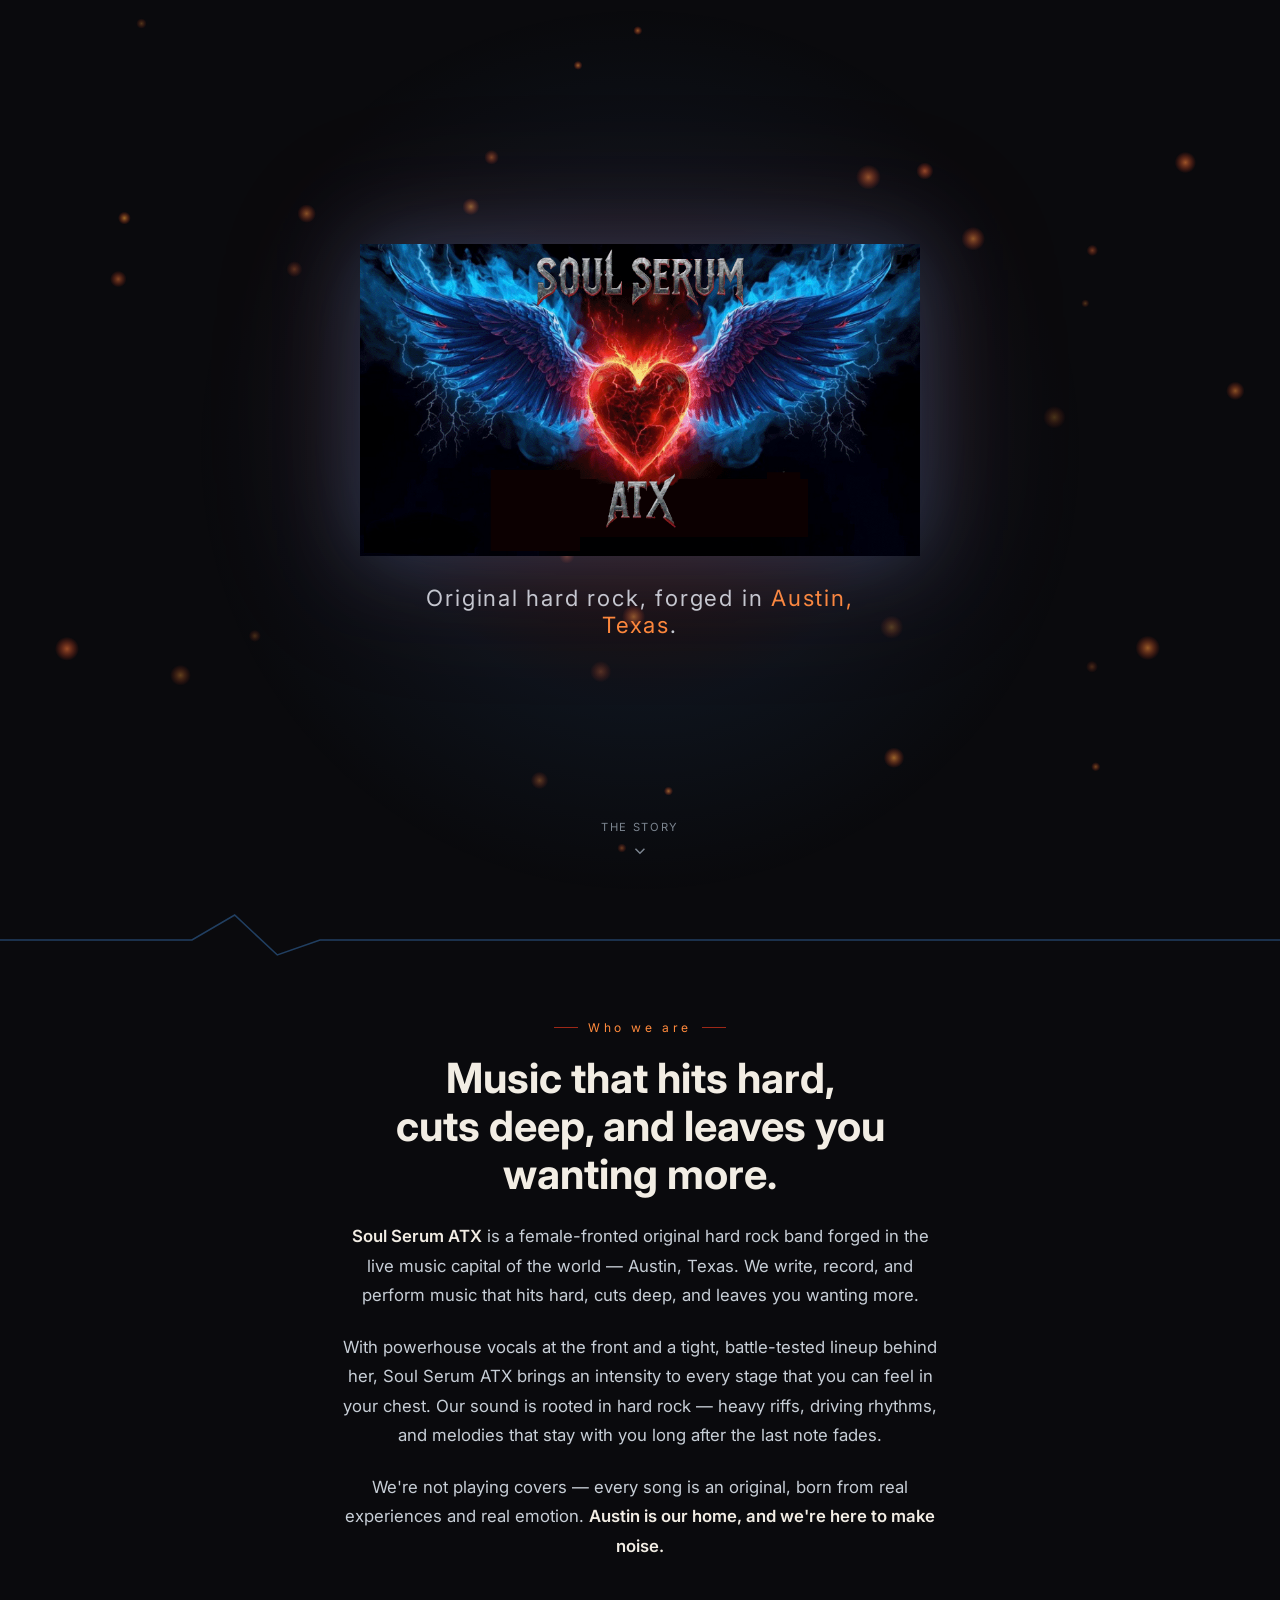
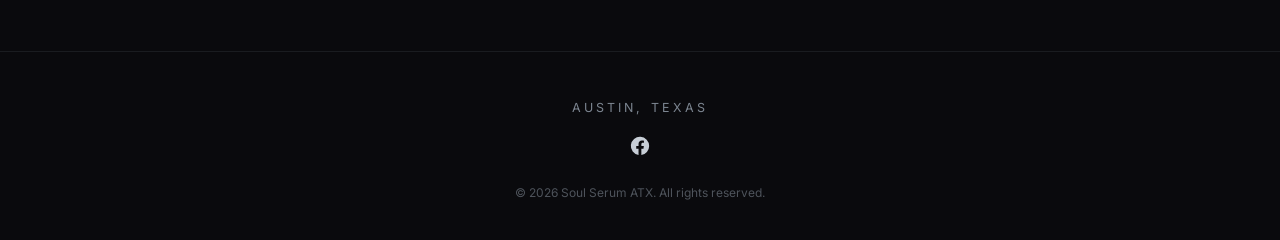
<file: index.html>
<!DOCTYPE html>
<html lang="en">
<head>
<meta charset="UTF-8">
<meta name="viewport" content="width=device-width, initial-scale=1.0">
<title>Soul Serum ATX — Austin, TX</title>
<meta name="description" content="Soul Serum ATX is a female-fronted original hard rock band from Austin, Texas. Heavy riffs, powerhouse vocals, real songs.">
<link rel="preconnect" href="https://fonts.googleapis.com">
<link rel="preconnect" href="https://fonts.gstatic.com" crossorigin>
<link href="https://fonts.googleapis.com/css2?family=Oswald:wght@400;500;600;700&family=Inter:wght@400;500;600&display=swap" rel="stylesheet">
<style>
  :root {
    --bg: #0a0a0d;
    --bg-deep: #050506;
    --steel: #c7ced6;
    --steel-dim: #7c8590;
    --bone: #f2ede4;
    --ember: #ff3d1f;
    --ember-light: #ff8a3d;
    --volt: #4fa3ff;
    --volt-dim: #1e4a7a;
  }

  * { margin: 0; padding: 0; box-sizing: border-box; }

  html { scroll-behavior: smooth; }

  body {
    background: var(--bg);
    color: var(--bone);
    font-family: 'Inter', sans-serif;
    overflow-x: hidden;
  }

  @media (prefers-reduced-motion: reduce) {
    *, *::before, *::after {
      animation-duration: 0.01ms !important;
      animation-iteration-count: 1 !important;
      transition-duration: 0.01ms !important;
    }
  }

  a { color: var(--volt); text-decoration: none; }
  a:focus-visible, button:focus-visible { outline: 2px solid var(--volt); outline-offset: 3px; }

  .display {
    font-family: 'Oswald', sans-serif;
    text-transform: uppercase;
    letter-spacing: 0.04em;
  }

  /* ---------- Ambient background canvas ---------- */
  #fx {
    position: fixed;
    inset: 0;
    z-index: 0;
    pointer-events: none;
  }

  /* ---------- Hero ---------- */
  .hero {
    position: relative;
    min-height: 100vh;
    display: flex;
    flex-direction: column;
    align-items: center;
    justify-content: center;
    text-align: center;
    padding: 6vh 5vw 8vh;
    z-index: 1;
  }

  .hero-glow {
    position: absolute;
    top: 50%;
    left: 50%;
    width: 900px;
    height: 900px;
    transform: translate(-50%, -50%);
    background: radial-gradient(circle, rgba(255,61,31,0.10) 0%, rgba(79,163,255,0.06) 40%, transparent 70%);
    z-index: -1;
    animation: pulse-glow 6s ease-in-out infinite;
  }

  @keyframes pulse-glow {
    0%, 100% { opacity: 0.7; transform: translate(-50%, -50%) scale(1); }
    50% { opacity: 1; transform: translate(-50%, -50%) scale(1.08); }
  }

  .logo-mark {
    max-width: min(560px, 80vw);
    width: 100%;
    height: auto;
    filter: drop-shadow(0 0 40px rgba(79,163,255,0.25)) drop-shadow(0 0 70px rgba(255,61,31,0.15));
  }

  .hero-tagline {
    margin-top: 1.75rem;
    font-size: clamp(1.05rem, 2.2vw, 1.4rem);
    color: var(--steel);
    letter-spacing: 0.08em;
    max-width: 36ch;
  }

  .hero-tagline .accent { color: var(--ember-light); }

  .scroll-cue {
    position: absolute;
    bottom: 2.5rem;
    left: 50%;
    transform: translateX(-50%);
    display: flex;
    flex-direction: column;
    align-items: center;
    gap: 0.5rem;
    color: var(--steel-dim);
    font-size: 0.7rem;
    letter-spacing: 0.15em;
    text-transform: uppercase;
  }

  .scroll-cue svg {
    width: 18px;
    height: 18px;
    animation: bob 2s ease-in-out infinite;
  }

  @keyframes bob {
    0%, 100% { transform: translateY(0); opacity: 0.5; }
    50% { transform: translateY(6px); opacity: 1; }
  }

  /* ---------- Crack divider ---------- */
  .divider {
    position: relative;
    height: 80px;
    z-index: 1;
  }
  .divider svg { width: 100%; height: 100%; display: block; }

  /* ---------- About section ---------- */
  .about {
    position: relative;
    z-index: 1;
    max-width: 760px;
    margin: 0 auto;
    padding: 2rem 6vw 10vh;
    text-align: center;
  }

  .eyebrow {
    display: inline-flex;
    align-items: center;
    gap: 0.6rem;
    font-size: 0.75rem;
    letter-spacing: 0.3em;
    color: var(--ember-light);
    margin-bottom: 1.25rem;
  }

  .eyebrow::before,
  .eyebrow::after {
    content: '';
    width: 24px;
    height: 1px;
    background: var(--ember);
    opacity: 0.6;
  }

  .about h2 {
    font-size: clamp(1.8rem, 4vw, 2.6rem);
    margin-bottom: 1.5rem;
    line-height: 1.15;
  }

  .about p {
    font-size: 1.05rem;
    line-height: 1.75;
    color: var(--steel);
    margin-bottom: 1.4rem;
  }

  .about p:last-of-type { margin-bottom: 0; }

  .about strong {
    color: var(--bone);
    font-weight: 600;
  }

  /* ---------- Footer ---------- */
  footer {
    position: relative;
    z-index: 1;
    border-top: 1px solid rgba(124, 133, 144, 0.15);
    padding: 3rem 5vw 2.5rem;
    text-align: center;
  }

  .footer-city {
    font-size: 0.78rem;
    letter-spacing: 0.25em;
    color: var(--steel-dim);
    text-transform: uppercase;
    margin-bottom: 1.25rem;
  }

  .social-row {
    display: flex;
    justify-content: center;
    gap: 1.75rem;
    margin-bottom: 1.75rem;
  }

  .social-row a {
    color: var(--steel);
    transition: color 0.25s ease, filter 0.25s ease;
    display: inline-flex;
  }

  .social-row a:hover { color: var(--volt); filter: drop-shadow(0 0 8px rgba(79,163,255,0.5)); }

  .social-row svg { width: 22px; height: 22px; }

  .footer-fine {
    font-size: 0.75rem;
    color: var(--steel-dim);
    opacity: 0.6;
  }

  /* ---------- Responsive ---------- */
  @media (max-width: 480px) {
    .hero { padding: 5vh 6vw 7vh; }
    .about { padding: 1.5rem 7vw 8vh; }
  }
</style>
</head>
<body>

<canvas id="fx"></canvas>

<section class="hero">
  <div class="hero-glow"></div>
  <img class="logo-mark" src="logo.gif" alt="Soul Serum ATX — winged heart emblem">
  <p class="hero-tagline">Original hard rock, forged in <span class="accent">Austin, Texas</span>.</p>

  <div class="scroll-cue">
    <span>The story</span>
    <svg viewBox="0 0 24 24" fill="none" stroke="currentColor" stroke-width="2"><path d="M6 9l6 6 6-6"/></svg>
  </div>
</section>

<div class="divider">
  <svg viewBox="0 0 1200 80" preserveAspectRatio="none">
    <polyline points="0,40 180,40 220,15 260,55 300,40 1200,40" fill="none" stroke="#4fa3ff" stroke-width="1.5" opacity="0.35"/>
  </svg>
</div>

<section class="about" id="about">
  <span class="eyebrow">Who we are</span>
  <h2>Music that hits hard,<br>cuts deep, and leaves you wanting more.</h2>
  <p>
    <strong>Soul Serum ATX</strong> is a female-fronted original hard rock band forged in the live music capital of the world — Austin, Texas. We write, record, and perform music that hits hard, cuts deep, and leaves you wanting more.
  </p>
  <p>
    With powerhouse vocals at the front and a tight, battle-tested lineup behind her, Soul Serum ATX brings an intensity to every stage that you can feel in your chest. Our sound is rooted in hard rock — heavy riffs, driving rhythms, and melodies that stay with you long after the last note fades.
  </p>
  <p>
    We're not playing covers — every song is an original, born from real experiences and real emotion. <strong>Austin is our home, and we're here to make noise.</strong>
  </p>
</section>

<footer>
  <div class="footer-city">Austin, Texas</div>
  <div class="social-row">
    <a href="https://www.facebook.com/SoulSerumATX" target="_blank" rel="noopener" aria-label="Soul Serum ATX on Facebook">
      <svg viewBox="0 0 24 24" fill="currentColor"><path d="M22 12a10 10 0 1 0-11.6 9.87v-6.98H7.9V12h2.5V9.8c0-2.47 1.47-3.84 3.72-3.84 1.08 0 2.2.19 2.2.19v2.43h-1.24c-1.22 0-1.6.76-1.6 1.54V12h2.72l-.43 2.89h-2.29v6.98A10 10 0 0 0 22 12z"/></svg>
    </a>
  </div>
  <div class="footer-fine">&copy; 2026 Soul Serum ATX. All rights reserved.</div>
</footer>

<script>
(function() {
  var canvas = document.getElementById('fx');
  var ctx = canvas.getContext('2d');
  var w, h, dpr;
  var reduceMotion = window.matchMedia('(prefers-reduced-motion: reduce)').matches;

  function resize() {
    dpr = Math.min(window.devicePixelRatio || 1, 2);
    w = window.innerWidth;
    h = window.innerHeight;
    canvas.width = w * dpr;
    canvas.height = h * dpr;
    canvas.style.width = w + 'px';
    canvas.style.height = h + 'px';
    ctx.setTransform(dpr, 0, 0, dpr, 0, 0);
  }
  resize();
  window.addEventListener('resize', resize);

  if (reduceMotion) return;

  /* Embers rising */
  var embers = [];
  var EMBER_COUNT = Math.min(36, Math.floor(w / 32));

  function spawnEmber() {
    return {
      x: Math.random() * w,
      y: h + Math.random() * 100,
      r: 1 + Math.random() * 2.2,
      speed: 0.25 + Math.random() * 0.55,
      drift: (Math.random() - 0.5) * 0.4,
      flicker: Math.random() * Math.PI * 2,
      hueShift: Math.random()
    };
  }
  for (var i = 0; i < EMBER_COUNT; i++) {
    var e = spawnEmber();
    e.y = Math.random() * h;
    embers.push(e);
  }

  /* Lightning crack in corners */
  var lightningTimer = 0;
  var nextStrike = 2000 + Math.random() * 4000;
  var flashAlpha = 0;
  var boltSeed = null;

  function makeBolt(corner) {
    var pts = [];
    var startX = corner === 'left' ? -20 : w + 20;
    var startY = Math.random() * h * 0.4;
    var x = startX, y = startY;
    var dirX = corner === 'left' ? 1 : -1;
    pts.push({x: x, y: y});
    var segments = 6 + Math.floor(Math.random() * 4);
    for (var s = 0; s < segments; s++) {
      x += dirX * (40 + Math.random() * 70);
      y += (Math.random() - 0.3) * 90;
      pts.push({x: x, y: y});
    }
    return pts;
  }

  function drawBolt(pts, alpha) {
    ctx.save();
    ctx.strokeStyle = 'rgba(150, 200, 255, ' + alpha + ')';
    ctx.lineWidth = 1.4;
    ctx.shadowColor = 'rgba(79,163,255,0.8)';
    ctx.shadowBlur = 12;
    ctx.beginPath();
    ctx.moveTo(pts[0].x, pts[0].y);
    for (var i = 1; i < pts.length; i++) ctx.lineTo(pts[i].x, pts[i].y);
    ctx.stroke();
    ctx.restore();
  }

  var lastTime = performance.now();

  function tick(now) {
    var dt = now - lastTime;
    lastTime = now;
    ctx.clearRect(0, 0, w, h);

    /* embers */
    ctx.save();
    for (var i = 0; i < embers.length; i++) {
      var em = embers[i];
      em.y -= em.speed;
      em.x += em.drift;
      em.flicker += 0.05;
      if (em.y < -10) {
        embers[i] = spawnEmber();
        embers[i].y = h + 10;
        continue;
      }
      var flick = 0.5 + 0.5 * Math.sin(em.flicker);
      var alpha = 0.25 + flick * 0.35;
      var grad = ctx.createRadialGradient(em.x, em.y, 0, em.x, em.y, em.r * 4);
      grad.addColorStop(0, 'rgba(255, ' + (120 + em.hueShift * 60) + ', 60, ' + alpha + ')');
      grad.addColorStop(1, 'rgba(255, 61, 31, 0)');
      ctx.fillStyle = grad;
      ctx.beginPath();
      ctx.arc(em.x, em.y, em.r * 4, 0, Math.PI * 2);
      ctx.fill();
    }
    ctx.restore();

    /* lightning */
    lightningTimer += dt;
    if (lightningTimer > nextStrike) {
      lightningTimer = 0;
      nextStrike = 3500 + Math.random() * 5000;
      boltSeed = {
        bolt: makeBolt(Math.random() < 0.5 ? 'left' : 'right'),
        life: 0,
        maxLife: 220 + Math.random() * 120
      };
    }
    if (boltSeed) {
      boltSeed.life += dt;
      var t = boltSeed.life / boltSeed.maxLife;
      if (t < 1) {
        var a = t < 0.15 ? t / 0.15 : (1 - (t - 0.15) / 0.85);
        drawBolt(boltSeed.bolt, Math.max(0, a * 0.7));
      } else {
        boltSeed = null;
      }
    }

    requestAnimationFrame(tick);
  }
  requestAnimationFrame(tick);
})();
</script>

</body>
</html>
</file>
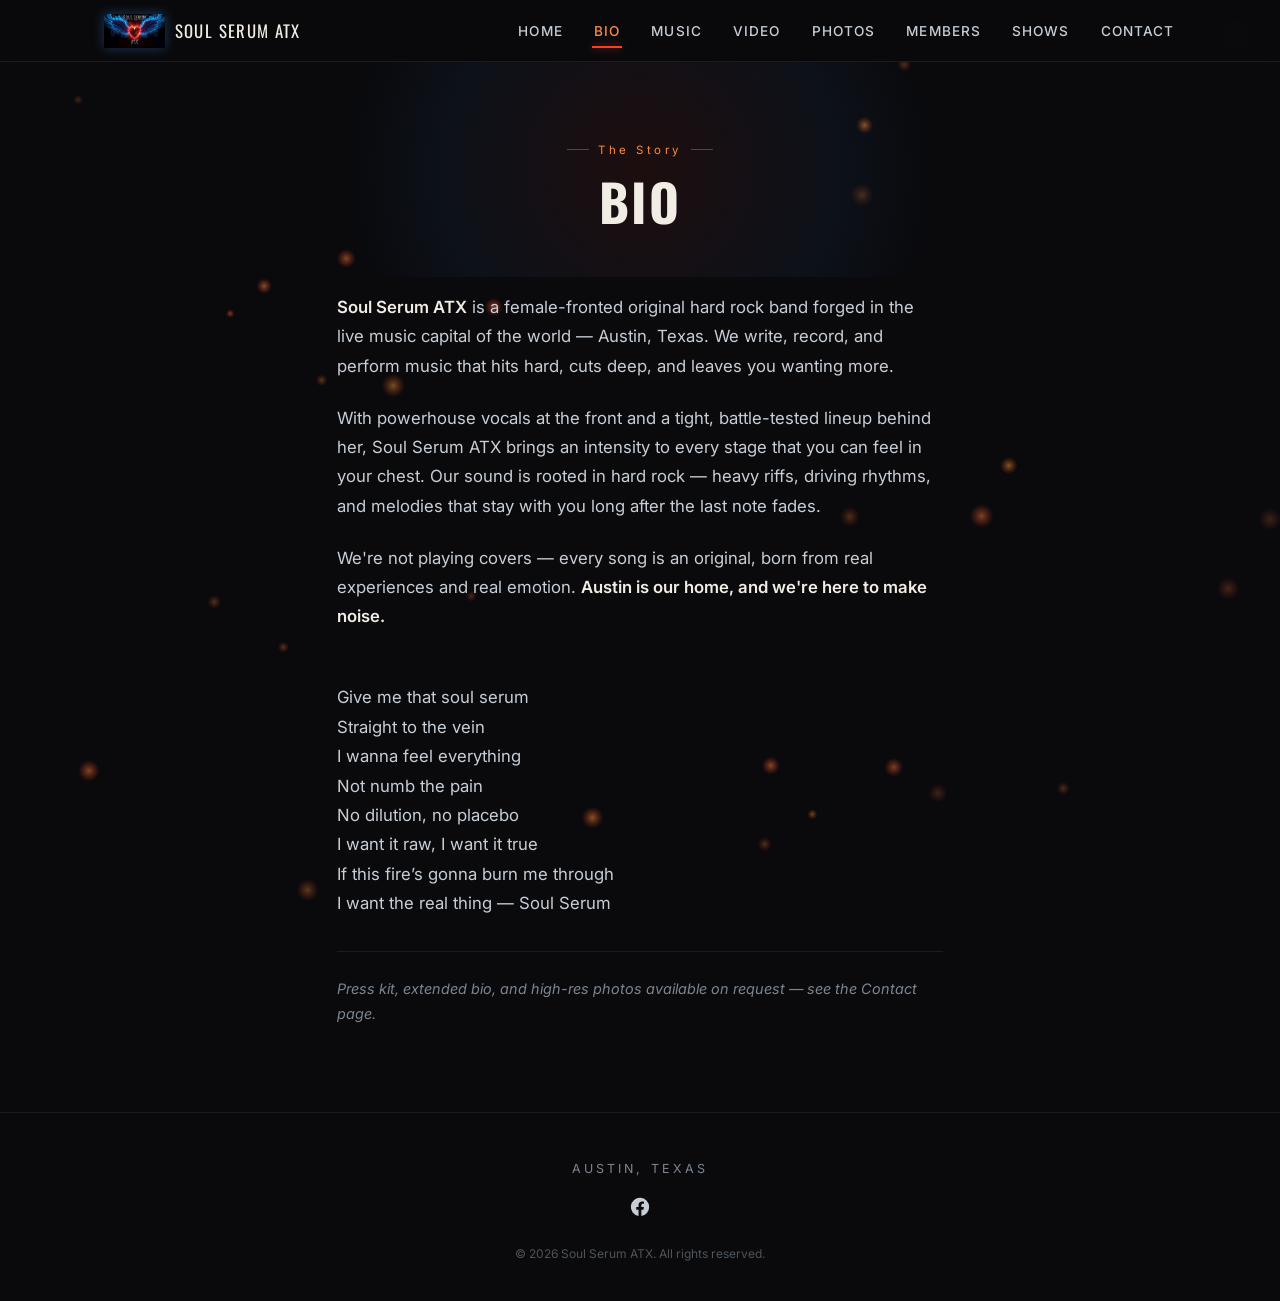
<file: bio.html>
<!DOCTYPE html>
<html lang="en">
<head>
<meta charset="UTF-8">
<meta name="viewport" content="width=device-width, initial-scale=1.0">
<title>Bio — Soul Serum ATX</title>
<meta name="description" content="Bio — Soul Serum ATX, female-fronted original hard rock band from Austin, Texas.">
<link rel="preconnect" href="https://fonts.googleapis.com">
<link rel="preconnect" href="https://fonts.gstatic.com" crossorigin>
<link href="https://fonts.googleapis.com/css2?family=Oswald:wght@400;500;600;700&family=Inter:wght@400;500;600&display=swap" rel="stylesheet">
<link rel="stylesheet" href="style.css">
</head>
<body>
<a class="skip-link" href="#main">Skip to content</a>
<canvas id="fx" aria-hidden="true"></canvas>
<header class="site-header">
  <div class="nav-wrap">
    <a class="brand" href="index.html">
      <img src="[data-uri]" alt="Soul Serum ATX">
      <span>Soul Serum ATX</span>
    </a>
    <button class="nav-toggle" aria-label="Toggle menu" aria-expanded="false">
      <svg width="20" height="20" viewBox="0 0 24 24" fill="none" stroke="currentColor" stroke-width="2"><path d="M3 6h18M3 12h18M3 18h18"/></svg>
    </button>
    <nav class="main-nav" aria-label="Primary">
      <ul>
        <li><a href="index.html">Home</a></li>
<li><a href="bio.html" aria-current="page">Bio</a></li>
<li><a href="music.html">Music</a></li>
<li><a href="video.html">Video</a></li>
<li><a href="photos.html">Photos</a></li>
<li><a href="members.html">Members</a></li>
<li><a href="shows.html">Shows</a></li>
<li><a href="contact.html">Contact</a></li>

      </ul>
    </nav>
  </div>
</header>

<main id="main">
  <section class="page-hero">
    <span class="eyebrow">The Story</span>
    <h1 class="display">Bio</h1>
  </section>

  <section class="section-narrow">
    <p>
      <strong>Soul Serum ATX</strong> is a female-fronted original hard rock band forged in the live music capital of the world — Austin, Texas. We write, record, and perform music that hits hard, cuts deep, and leaves you wanting more.
    </p>
    <p>
      With powerhouse vocals at the front and a tight, battle-tested lineup behind her, Soul Serum ATX brings an intensity to every stage that you can feel in your chest. Our sound is rooted in hard rock — heavy riffs, driving rhythms, and melodies that stay with you long after the last note fades.
    </p>
    <p>
      We're not playing covers — every song is an original, born from real experiences and real emotion. <strong>Austin is our home, and we're here to make noise.</strong>
    </p>
    <p style="white-space: pre-line;">
Give me that soul serum
Straight to the vein
I wanna feel everything
Not numb the pain
No dilution, no placebo
I want it raw, I want it true
If this fire’s gonna burn me through
I want the real thing — Soul Serum
</p>
    <p style="color: var(--steel-dim); font-size: 0.9rem; border-top: 1px solid var(--border); padding-top: 1.5rem; margin-top: 2rem;">
      <em>Press kit, extended bio, and high-res photos available on request — see the Contact page.</em>
    </p>
  </section>
</main>
<footer class="site-footer">
  <div class="footer-city">Austin, Texas</div>
  <div class="social-row">
    <a href="https://www.facebook.com/SoulSerumATX" target="_blank" rel="noopener" aria-label="Soul Serum ATX on Facebook">
      <svg viewBox="0 0 24 24" fill="currentColor"><path d="M22 12a10 10 0 1 0-11.6 9.87v-6.98H7.9V12h2.5V9.8c0-2.47 1.47-3.84 3.72-3.84 1.08 0 2.2.19 2.2.19v2.43h-1.24c-1.22 0-1.6.76-1.6 1.54V12h2.72l-.43 2.89h-2.29v6.98A10 10 0 0 0 22 12z"/></svg>
    </a>
  </div>
  <div class="footer-fine">&copy; 2026 Soul Serum ATX. All rights reserved.</div>
</footer>
<script src="fx.js"></script>
</body>
</html>
</file>
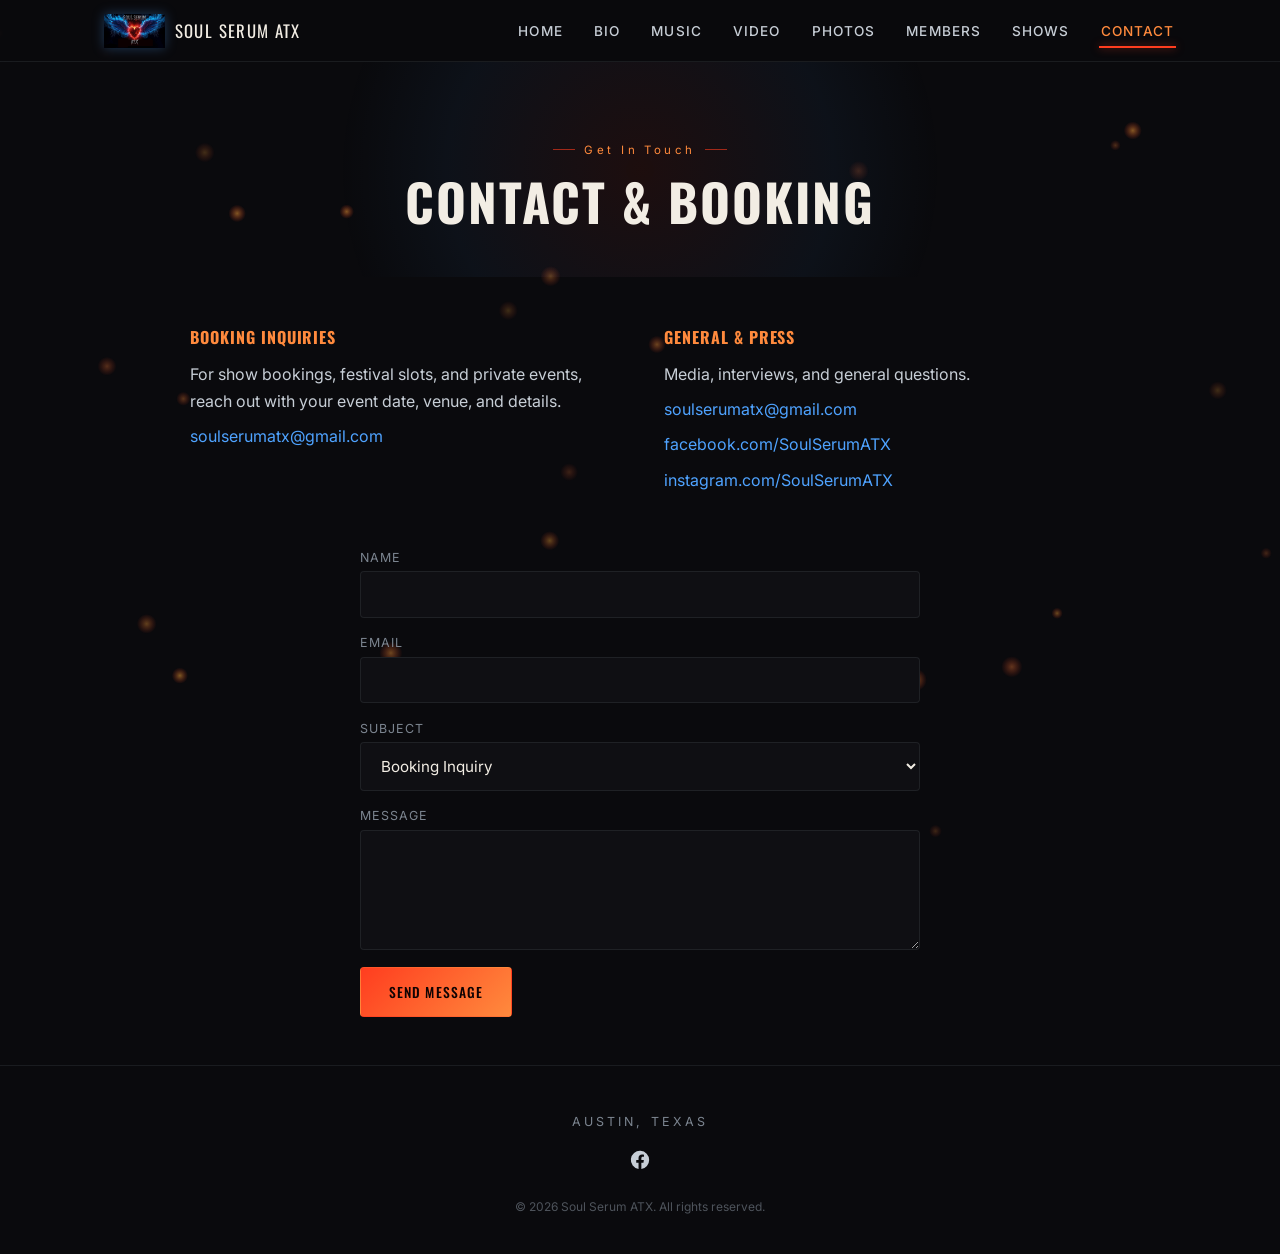
<file: contact.html>
<!DOCTYPE html>
<html lang="en">
<head>
<meta charset="UTF-8">
<meta name="viewport" content="width=device-width, initial-scale=1.0">
<title>Contact & Booking — Soul Serum ATX</title>
<meta name="description" content="Contact — Soul Serum ATX, female-fronted original hard rock band from Austin, Texas.">
<link rel="preconnect" href="https://fonts.googleapis.com">
<link rel="preconnect" href="https://fonts.gstatic.com" crossorigin>
<link href="https://fonts.googleapis.com/css2?family=Oswald:wght@400;500;600;700&family=Inter:wght@400;500;600&display=swap" rel="stylesheet">
<link rel="stylesheet" href="style.css">
</head>
<body>
<a class="skip-link" href="#main">Skip to content</a>
<canvas id="fx" aria-hidden="true"></canvas>
<header class="site-header">
  <div class="nav-wrap">
    <a class="brand" href="index.html">
      <img src="[data-uri]" alt="Soul Serum ATX">
      <span>Soul Serum ATX</span>
    </a>
    <button class="nav-toggle" aria-label="Toggle menu" aria-expanded="false">
      <svg width="20" height="20" viewBox="0 0 24 24" fill="none" stroke="currentColor" stroke-width="2"><path d="M3 6h18M3 12h18M3 18h18"/></svg>
    </button>
    <nav class="main-nav" aria-label="Primary">
      <ul>
        <li><a href="index.html">Home</a></li>
<li><a href="bio.html">Bio</a></li>
<li><a href="music.html">Music</a></li>
<li><a href="video.html">Video</a></li>
<li><a href="photos.html">Photos</a></li>
<li><a href="members.html">Members</a></li>
<li><a href="shows.html">Shows</a></li>
<li><a href="contact.html" aria-current="page">Contact</a></li>

      </ul>
    </nav>
  </div>
</header>

<main id="main">
  <section class="page-hero">
    <span class="eyebrow">Get In Touch</span>
    <h1 class="display">Contact &amp; Booking</h1>
  </section>

  <section class="section">
    <div class="contact-grid">
      <div class="contact-block">
        <h3>Booking Inquiries</h3>
        <p>For show bookings, festival slots, and private events, reach out with your event date, venue, and details.</p>
        <p><a href="mailto:soulserumatx@gmail.com">soulserumatx@gmail.com</a></p>
      </div>
      <div class="contact-block">
        <h3>General &amp; Press</h3>
        <p>Media, interviews, and general questions.</p>
        <p><a href="mailto:soulserumatx@gmail.com">soulserumatx@gmail.com</a></p>
        <p><a href="https://www.facebook.com/SoulSerumATX" target="_blank" rel="noopener">facebook.com/SoulSerumATX</a></p>
        <p><a href="https://www.instagram.com/SoulSerumATX" target="_blank" rel="noopener">instagram.com/SoulSerumATX</a></p>
      </div>
    </div>
    <form class="contact-form" action="https://formspree.io/f/mwvgbalv" method="POST" style="margin-top: 3rem;">
      <div class="form-row">
        <label for="name">Name</label>
        <input id="name" name="name" type="text" autocomplete="name" required>
      </div>
      <div class="form-row">
        <label for="email">Email</label>
        <input id="email" name="email" type="email" autocomplete="email" required>
      </div>
      <div class="form-row">
        <label for="subject">Subject</label>
        <select id="subject" name="subject">
          <option>Booking Inquiry</option>
          <option>Press / Media</option>
          <option>General Question</option>
        </select>
      </div>
      <div class="form-row">
        <label for="message">Message</label>
        <textarea id="message" name="message" required></textarea>
      </div>
      <button type="submit" class="btn btn-primary" style="justify-self:start;">Send Message</button>
    </form>
  </section>
</main>
<footer class="site-footer">
  <div class="footer-city">Austin, Texas</div>
  <div class="social-row">
    <a href="https://www.facebook.com/SoulSerumATX" target="_blank" rel="noopener" aria-label="Soul Serum ATX on Facebook">
      <svg viewBox="0 0 24 24" fill="currentColor"><path d="M22 12a10 10 0 1 0-11.6 9.87v-6.98H7.9V12h2.5V9.8c0-2.47 1.47-3.84 3.72-3.84 1.08 0 2.2.19 2.2.19v2.43h-1.24c-1.22 0-1.6.76-1.6 1.54V12h2.72l-.43 2.89h-2.29v6.98A10 10 0 0 0 22 12z"/></svg>
    </a>
  </div>
  <div class="footer-fine">&copy; 2026 Soul Serum ATX. All rights reserved.</div>
</footer>
<script src="fx.js"></script>
</body>
</html>
</file>
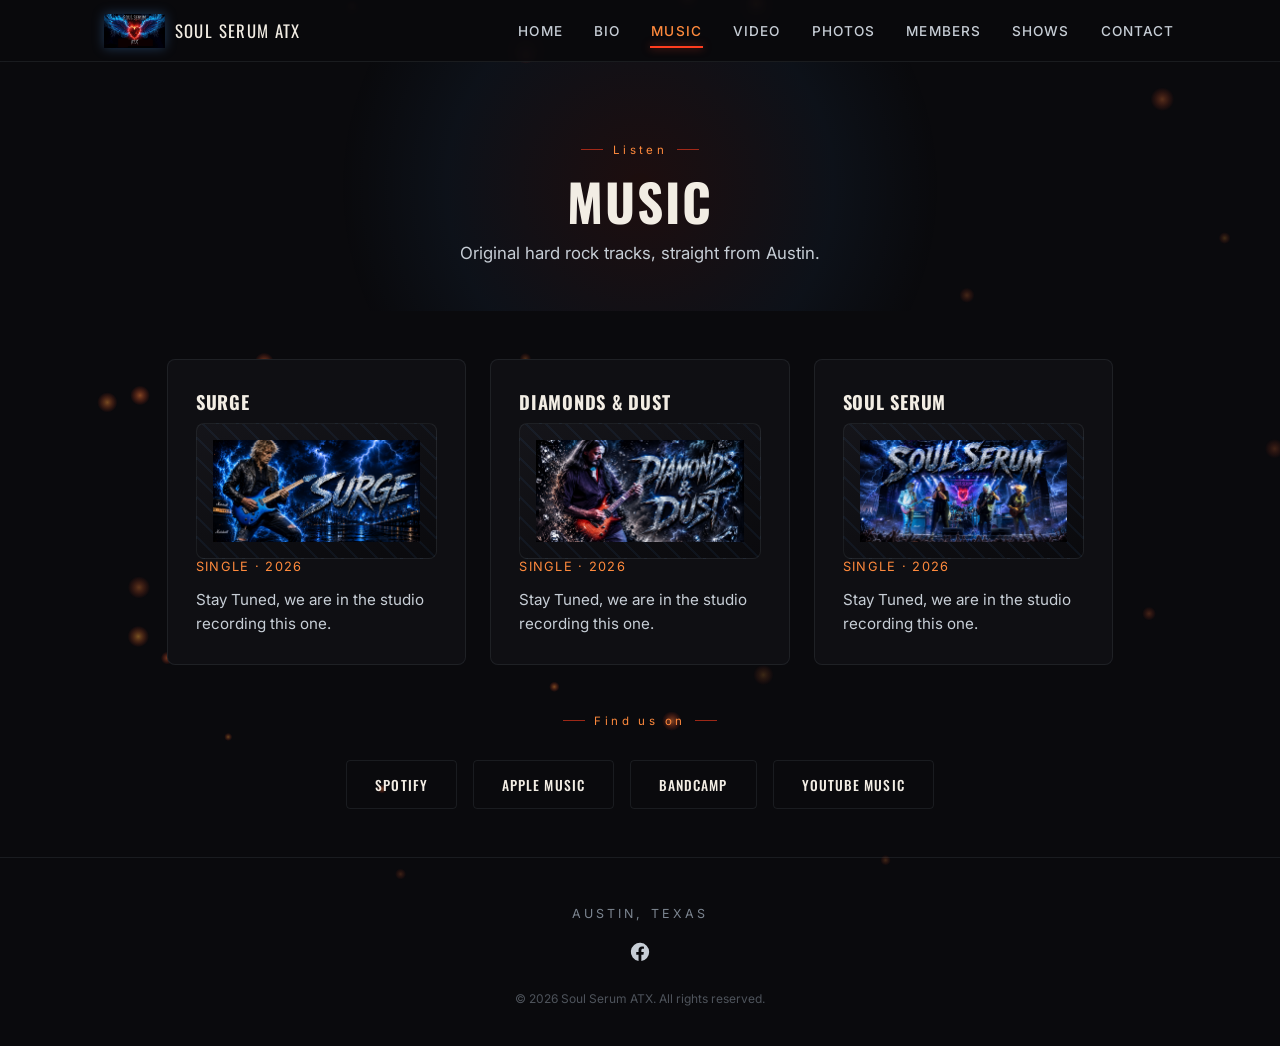
<file: music.html>
<!DOCTYPE html>
<html lang="en">
<head>
<meta charset="UTF-8">
<meta name="viewport" content="width=device-width, initial-scale=1.0">
<title>Music — Soul Serum ATX</title>
<meta name="description" content="Music — Soul Serum ATX, female-fronted original hard rock band from Austin, Texas.">
<link rel="preconnect" href="https://fonts.googleapis.com">
<link rel="preconnect" href="https://fonts.gstatic.com" crossorigin>
<link href="https://fonts.googleapis.com/css2?family=Oswald:wght@400;500;600;700&family=Inter:wght@400;500;600&display=swap" rel="stylesheet">
<link rel="stylesheet" href="style.css">
</head>
<body>
<a class="skip-link" href="#main">Skip to content</a>
<canvas id="fx" aria-hidden="true"></canvas>
<header class="site-header">
  <div class="nav-wrap">
    <a class="brand" href="index.html">
      <img src="[data-uri]" alt="Soul Serum ATX">
      <span>Soul Serum ATX</span>
    </a>
    <button class="nav-toggle" aria-label="Toggle menu" aria-expanded="false">
      <svg width="20" height="20" viewBox="0 0 24 24" fill="none" stroke="currentColor" stroke-width="2"><path d="M3 6h18M3 12h18M3 18h18"/></svg>
    </button>
    <nav class="main-nav" aria-label="Primary">
      <ul>
        <li><a href="index.html">Home</a></li>
<li><a href="bio.html">Bio</a></li>
<li><a href="music.html" aria-current="page">Music</a></li>
<li><a href="video.html">Video</a></li>
<li><a href="photos.html">Photos</a></li>
<li><a href="members.html">Members</a></li>
<li><a href="shows.html">Shows</a></li>
<li><a href="contact.html">Contact</a></li>

      </ul>
    </nav>
  </div>
</header>

<main id="main">
  <section class="page-hero">
    <span class="eyebrow">Listen</span>
    <h1 class="display">Music</h1>
    <p class="subhead">Original hard rock tracks, straight from Austin.</p>
  </section>

  <section class="section">
    <div class="grid grid-3">
      <div class="card">
        <h3>Surge</h3>
        <img src="images/surge.png" alt="May 16 2026" class="placeholder-photo" style="width:100%; aspect-ratio:16/9; object-fit:cover; display:block;">
        <span class="role">Single &middot; 2026</span>
        <p>Stay Tuned, we are in the studio recording this one.</p>
      </div>
      <div class="card">
        <h3>Diamonds & Dust</h3>
       <img src="images/diamonds.png" alt="May 16 2026" class="placeholder-photo" style="width:100%; aspect-ratio:16/9; object-fit:cover; display:block;">
        <span class="role">Single &middot; 2026</span>
        <p>Stay Tuned, we are in the studio recording this one.</p>
      </div>
      <div class="card">
        <h3>Soul Serum</h3>
        <img src="images/soul.png" alt="May 16 2026" class="placeholder-photo" style="width:100%; aspect-ratio:16/9; object-fit:cover; display:block;">
        <span class="role">Single &middot; 2026</span>
        <p>Stay Tuned, we are in the studio recording this one.</p>
      </div>
    </div>

    <div style="margin-top: 2.5rem; text-align: center;">
      <span class="eyebrow" style="justify-content:center;">Find us on</span>
      <div style="display:flex; gap: 1rem; justify-content:center; flex-wrap: wrap; margin-top: 1rem;">
        <a class="btn btn-outline" href="#">Spotify</a>
        <a class="btn btn-outline" href="#">Apple Music</a>
        <a class="btn btn-outline" href="#">Bandcamp</a>
        <a class="btn btn-outline" href="#">YouTube Music</a>
      </div>
    </div>
  </section>
</main>
<footer class="site-footer">
  <div class="footer-city">Austin, Texas</div>
  <div class="social-row">
    <a href="https://www.facebook.com/SoulSerumATX" target="_blank" rel="noopener" aria-label="Soul Serum ATX on Facebook">
      <svg viewBox="0 0 24 24" fill="currentColor"><path d="M22 12a10 10 0 1 0-11.6 9.87v-6.98H7.9V12h2.5V9.8c0-2.47 1.47-3.84 3.72-3.84 1.08 0 2.2.19 2.2.19v2.43h-1.24c-1.22 0-1.6.76-1.6 1.54V12h2.72l-.43 2.89h-2.29v6.98A10 10 0 0 0 22 12z"/></svg>
    </a>
  </div>
  <div class="footer-fine">&copy; 2026 Soul Serum ATX. All rights reserved.</div>
</footer>
<script src="fx.js"></script>
</body>
</html>
</file>
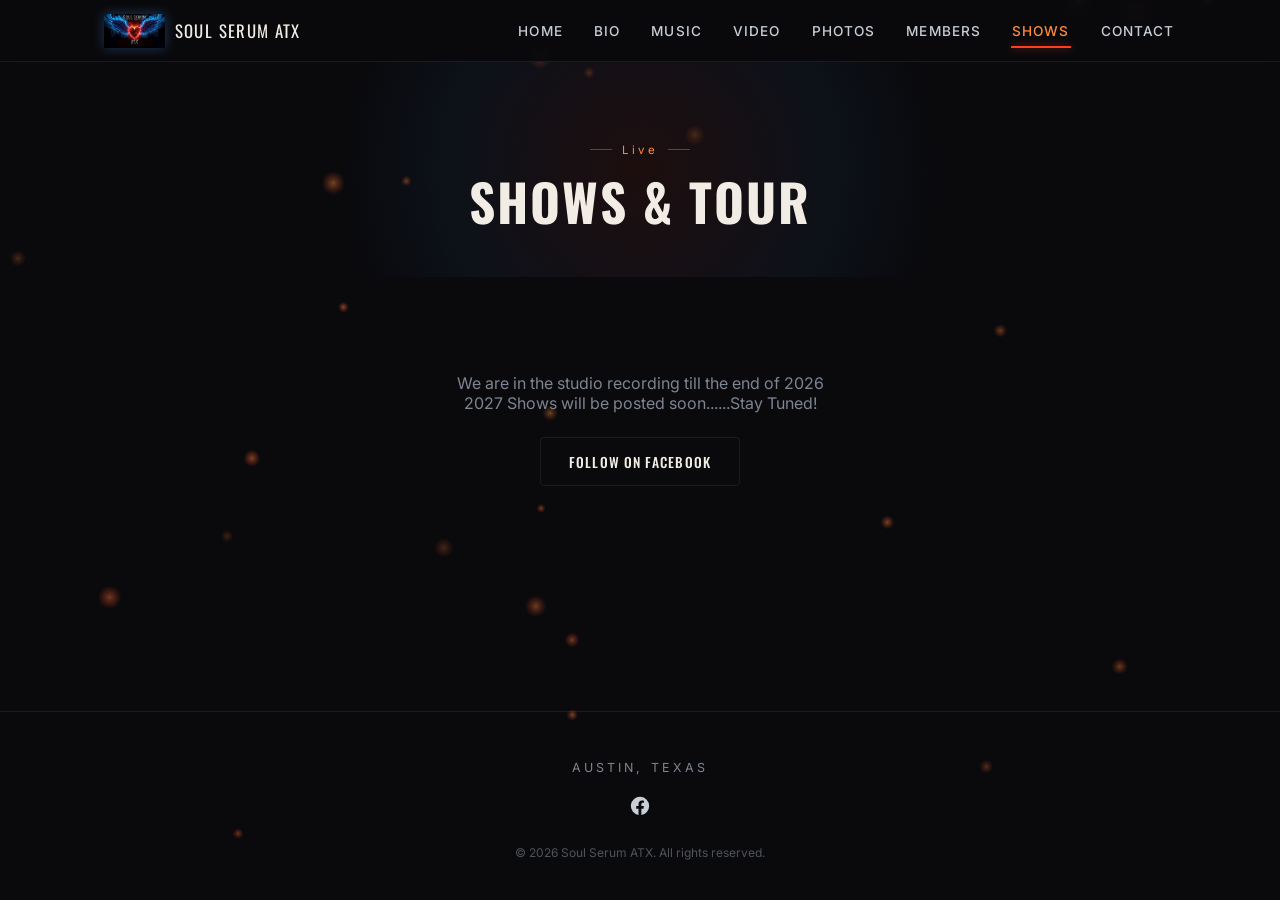
<file: shows.html>
<!DOCTYPE html>
<html lang="en">
<head>
<meta charset="UTF-8">
<meta name="viewport" content="width=device-width, initial-scale=1.0">
<title>Shows & Tour — Soul Serum ATX</title>
<meta name="description" content="Shows — Soul Serum ATX, female-fronted original hard rock band from Austin, Texas.">
<link rel="preconnect" href="https://fonts.googleapis.com">
<link rel="preconnect" href="https://fonts.gstatic.com" crossorigin>
<link href="https://fonts.googleapis.com/css2?family=Oswald:wght@400;500;600;700&family=Inter:wght@400;500;600&display=swap" rel="stylesheet">
<link rel="stylesheet" href="style.css">
</head>
<body>
<a class="skip-link" href="#main">Skip to content</a>
<canvas id="fx" aria-hidden="true"></canvas>
<header class="site-header">
  <div class="nav-wrap">
    <a class="brand" href="index.html">
      <img src="[data-uri]" alt="Soul Serum ATX">
      <span>Soul Serum ATX</span>
    </a>
    <button class="nav-toggle" aria-label="Toggle menu" aria-expanded="false">
      <svg width="20" height="20" viewBox="0 0 24 24" fill="none" stroke="currentColor" stroke-width="2"><path d="M3 6h18M3 12h18M3 18h18"/></svg>
    </button>
    <nav class="main-nav" aria-label="Primary">
      <ul>
        <li><a href="index.html">Home</a></li>
<li><a href="bio.html">Bio</a></li>
<li><a href="music.html">Music</a></li>
<li><a href="video.html">Video</a></li>
<li><a href="photos.html">Photos</a></li>
<li><a href="members.html">Members</a></li>
<li><a href="shows.html" aria-current="page">Shows</a></li>
<li><a href="contact.html">Contact</a></li>

      </ul>
    </nav>
  </div>
</header>

<main id="main">
  <section class="page-hero">
    <span class="eyebrow">Live</span>
    <h1 class="display">Shows &amp; Tour</h1>
  </section>

  <section class="section" style="max-width: 800px;">
    <div class="show-empty">
      <p>We are in the studio recording till the end of 2026</p>
      <p>2027 Shows will be posted soon......Stay Tuned!</p>
      <div style="margin-top:1.5rem;">
        <a class="btn btn-outline" href="https://www.facebook.com/SoulSerumATX" target="_blank" rel="noopener">Follow on Facebook</a>
      </div>
    </div>

    <!-- Example show row for reference — duplicate this block per date once shows are booked:
    <div class="show-row">
      <div class="show-date"><span class="day">14</span><span class="month">Jul</span></div>
      <div class="show-info">
        <div class="venue">Venue Name</div>
        <div class="loc">Austin, TX</div>
      </div>
      <a class="btn btn-outline" href="#">Tickets</a>
    </div>
    -->
  </section>
</main>
<footer class="site-footer">
  <div class="footer-city">Austin, Texas</div>
  <div class="social-row">
    <a href="https://www.facebook.com/SoulSerumATX" target="_blank" rel="noopener" aria-label="Soul Serum ATX on Facebook">
      <svg viewBox="0 0 24 24" fill="currentColor"><path d="M22 12a10 10 0 1 0-11.6 9.87v-6.98H7.9V12h2.5V9.8c0-2.47 1.47-3.84 3.72-3.84 1.08 0 2.2.19 2.2.19v2.43h-1.24c-1.22 0-1.6.76-1.6 1.54V12h2.72l-.43 2.89h-2.29v6.98A10 10 0 0 0 22 12z"/></svg>
    </a>
  </div>
  <div class="footer-fine">&copy; 2026 Soul Serum ATX. All rights reserved.</div>
</footer>
<script src="fx.js"></script>
</body>
</html>
</file>
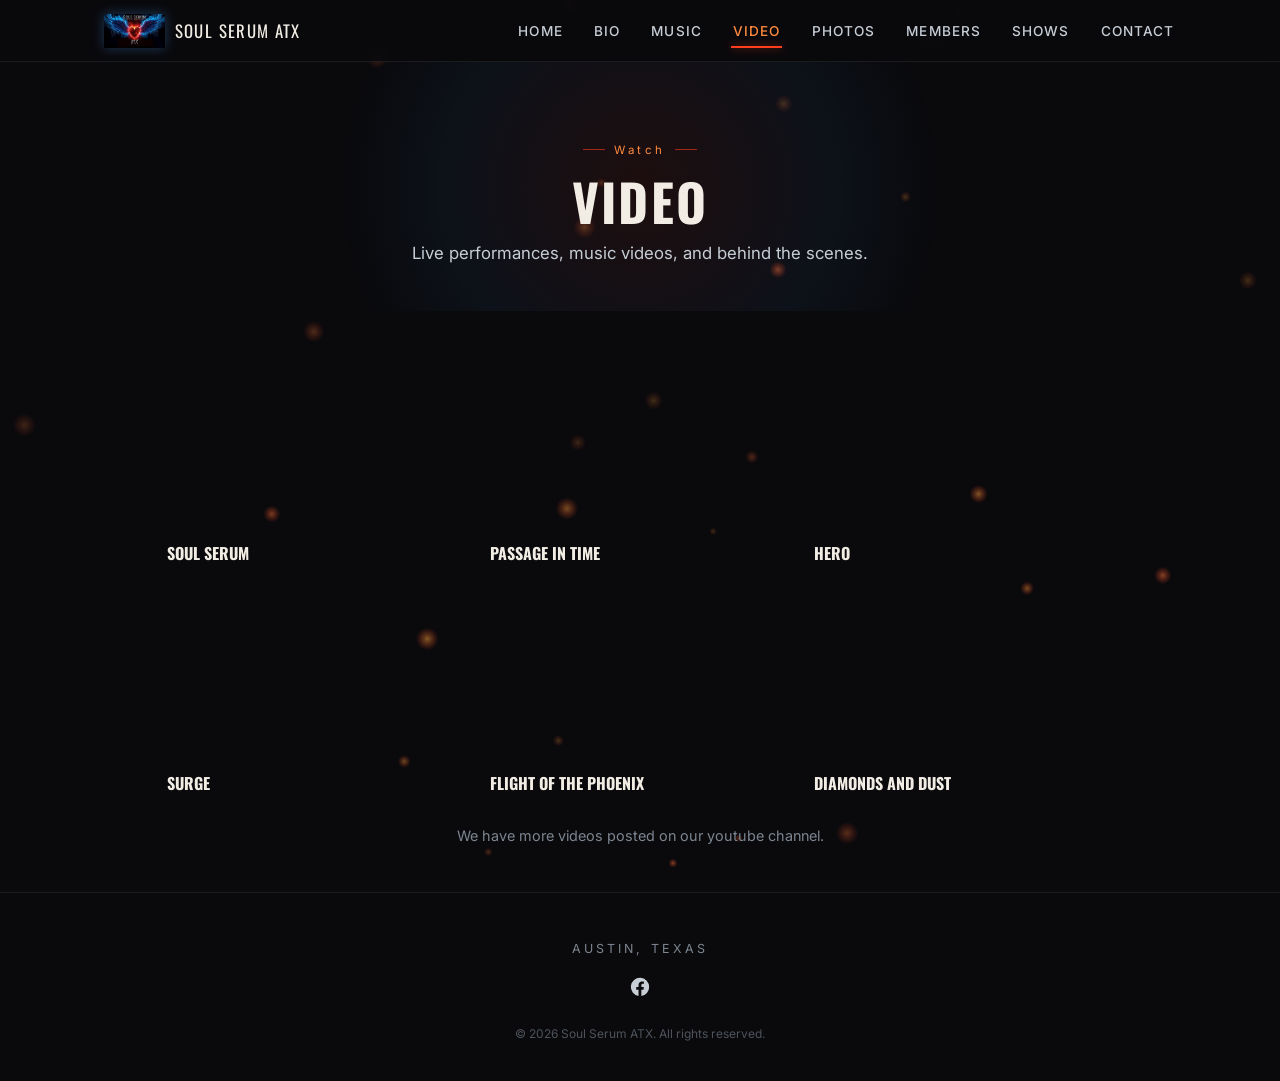
<file: video.html>
<!DOCTYPE html>
<html lang="en">
<head>
<meta charset="UTF-8">
<meta name="viewport" content="width=device-width, initial-scale=1.0">
<title>Video — Soul Serum ATX</title>
<meta name="description" content="Video — Soul Serum ATX, female-fronted original hard rock band from Austin, Texas.">
<link rel="preconnect" href="https://fonts.googleapis.com">
<link rel="preconnect" href="https://fonts.gstatic.com" crossorigin>
<link href="https://fonts.googleapis.com/css2?family=Oswald:wght@400;500;600;700&family=Inter:wght@400;500;600&display=swap" rel="stylesheet">
<link rel="stylesheet" href="style.css">
</head>
<body>
<a class="skip-link" href="#main">Skip to content</a>
<canvas id="fx" aria-hidden="true"></canvas>
<header class="site-header">
  <div class="nav-wrap">
    <a class="brand" href="index.html">
      <img src="[data-uri]" alt="Soul Serum ATX">
      <span>Soul Serum ATX</span>
    </a>
    <button class="nav-toggle" aria-label="Toggle menu" aria-expanded="false">
      <svg width="20" height="20" viewBox="0 0 24 24" fill="none" stroke="currentColor" stroke-width="2"><path d="M3 6h18M3 12h18M3 18h18"/></svg>
    </button>
    <nav class="main-nav" aria-label="Primary">
      <ul>
        <li><a href="index.html">Home</a></li>
<li><a href="bio.html">Bio</a></li>
<li><a href="music.html">Music</a></li>
<li><a href="video.html" aria-current="page">Video</a></li>
<li><a href="photos.html">Photos</a></li>
<li><a href="members.html">Members</a></li>
<li><a href="shows.html">Shows</a></li>
<li><a href="contact.html">Contact</a></li>

      </ul>
    </nav>
  </div>
</header>

<main id="main">
  <section class="page-hero">
    <span class="eyebrow">Watch</span>
    <h1 class="display">Video</h1>
    <p class="subhead">Live performances, music videos, and behind the scenes.</p>
  </section>

  <section class="section">
    <div class="grid grid-3">
      <div>
        <div style="position:relative; padding-bottom:56.25%; height:0; overflow:hidden;">
  <iframe src="https://www.youtube.com/embed/rXc4NugnRaU" title="Soul Serum" allowfullscreen
    style="position:absolute; top:0; left:0; width:100%; height:100%; border:0;"></iframe>
</div>
        <h3 style="margin-top:0.85rem; font-family:'Oswald',sans-serif; text-transform:uppercase; font-size:1rem;">Soul Serum</h3>
      </div>
      <div>
        <div style="position:relative; padding-bottom:56.25%; height:0; overflow:hidden;">
  <iframe src="https://www.youtube.com/embed/Hs0vUU-5UdQ" title="Passage in Time" allowfullscreen
    style="position:absolute; top:0; left:0; width:100%; height:100%; border:0;"></iframe>
</div>
        <h3 style="margin-top:0.85rem; font-family:'Oswald',sans-serif; text-transform:uppercase; font-size:1rem;">Passage in Time</h3>
      </div>
      <div>
        <div style="position:relative; padding-bottom:56.25%; height:0; overflow:hidden;">
  <iframe src="https://www.youtube.com/embed/sAAhWlIjMJk" title="Hero" allowfullscreen
    style="position:absolute; top:0; left:0; width:100%; height:100%; border:0;"></iframe>
</div>
        <h3 style="margin-top:0.85rem; font-family:'Oswald',sans-serif; text-transform:uppercase; font-size:1rem;">Hero</h3>
      </div>
      <div>
        <div style="position:relative; padding-bottom:56.25%; height:0; overflow:hidden;">
  <iframe src="https://www.youtube.com/embed/4_6gxVDmU2g" title="Surge" allowfullscreen
    style="position:absolute; top:0; left:0; width:100%; height:100%; border:0;"></iframe>
</div>
        <h3 style="margin-top:0.85rem; font-family:'Oswald',sans-serif; text-transform:uppercase; font-size:1rem;">Surge</h3>
      </div>
      <div>
        <div style="position:relative; padding-bottom:56.25%; height:0; overflow:hidden;">
  <iframe src="https://www.youtube.com/embed/Gw6j7eCl2wo" title="Flight of the Phoenix" allowfullscreen
    style="position:absolute; top:0; left:0; width:100%; height:100%; border:0;"></iframe>
</div>
        <h3 style="margin-top:0.85rem; font-family:'Oswald',sans-serif; text-transform:uppercase; font-size:1rem;">Flight of the Phoenix</h3>
      </div>
      <div>
        <div style="position:relative; padding-bottom:56.25%; height:0; overflow:hidden;">
  <iframe src="https://www.youtube.com/embed/bisYLVFVBl0" title="Diamonds and Dust" allowfullscreen
    style="position:absolute; top:0; left:0; width:100%; height:100%; border:0;"></iframe>
</div>
        <h3 style="margin-top:0.85rem; font-family:'Oswald',sans-serif; text-transform:uppercase; font-size:1rem;">Diamonds and Dust</h3>
      </div>
    </div>
    <p style="color: var(--steel-dim); font-size: 0.9rem; text-align:center; margin-top: 2rem;">
      We have more videos posted on our youtube channel.
    </p>
  </section>
</main>
<footer class="site-footer">
  <div class="footer-city">Austin, Texas</div>
  <div class="social-row">
    <a href="https://www.facebook.com/SoulSerumATX" target="_blank" rel="noopener" aria-label="Soul Serum ATX on Facebook">
      <svg viewBox="0 0 24 24" fill="currentColor"><path d="M22 12a10 10 0 1 0-11.6 9.87v-6.98H7.9V12h2.5V9.8c0-2.47 1.47-3.84 3.72-3.84 1.08 0 2.2.19 2.2.19v2.43h-1.24c-1.22 0-1.6.76-1.6 1.54V12h2.72l-.43 2.89h-2.29v6.98A10 10 0 0 0 22 12z"/></svg>
    </a>
  </div>
  <div class="footer-fine">&copy; 2026 Soul Serum ATX. All rights reserved.</div>
</footer>
<script src="fx.js"></script>
</body>
</html>
</file>
<file: style.css>
:root {
  --bg: #0a0a0d;
  --bg-deep: #050506;
  --bg-panel: #0f0f13;
  --steel: #c7ced6;
  --steel-dim: #7c8590;
  --bone: #f2ede4;
  --ember: #ff3d1f;
  --ember-light: #ff8a3d;
  --volt: #4fa3ff;
  --volt-dim: #1e4a7a;
  --border: rgba(124, 133, 144, 0.15);
}

* { margin: 0; padding: 0; box-sizing: border-box; }
html { scroll-behavior: smooth; }

body {
  background: var(--bg);
  color: var(--bone);
  font-family: 'Inter', sans-serif;
  min-height: 100vh;
  display: flex;
  flex-direction: column;
}

@media (prefers-reduced-motion: reduce) {
  *, *::before, *::after {
    animation-duration: 0.01ms !important;
    animation-iteration-count: 1 !important;
    transition-duration: 0.01ms !important;
  }
}

a { color: var(--volt); text-decoration: none; }
a:focus-visible, button:focus-visible, input:focus-visible, textarea:focus-visible {
  outline: 2px solid var(--volt); outline-offset: 3px;
}

img { max-width: 100%; display: block; }

.display {
  font-family: 'Oswald', sans-serif;
  text-transform: uppercase;
  letter-spacing: 0.04em;
}

/* ---------- Skip link ---------- */
.skip-link {
  position: absolute;
  left: -9999px;
  top: 0;
  background: var(--volt);
  color: #00040a;
  padding: 0.75rem 1.25rem;
  z-index: 1000;
  font-weight: 600;
}
.skip-link:focus { left: 1rem; top: 1rem; }

/* ---------- Header / Nav ---------- */
header.site-header {
  position: sticky;
  top: 0;
  z-index: 100;
  background: rgba(10, 10, 13, 0.88);
  backdrop-filter: blur(10px);
  border-bottom: 1px solid var(--border);
}

.nav-wrap {
  max-width: 1200px;
  margin: 0 auto;
  display: flex;
  align-items: center;
  justify-content: space-between;
  padding: 0.85rem 5vw;
}

.brand {
  display: flex;
  align-items: center;
  gap: 0.6rem;
  font-family: 'Oswald', sans-serif;
  text-transform: uppercase;
  letter-spacing: 0.08em;
  font-size: 1.05rem;
  color: var(--bone);
}

.brand img {
  height: 34px;
  width: auto;
  filter: drop-shadow(0 0 6px rgba(79,163,255,0.3));
}

nav.main-nav ul {
  display: flex;
  gap: 1.75rem;
  list-style: none;
}

nav.main-nav a {
  color: var(--steel);
  font-size: 0.85rem;
  letter-spacing: 0.08em;
  text-transform: uppercase;
  font-weight: 500;
  padding: 0.4rem 0.1rem;
  position: relative;
  transition: color 0.2s ease;
}

nav.main-nav a:hover,
nav.main-nav a[aria-current="page"] {
  color: var(--ember-light);
}

nav.main-nav a[aria-current="page"]::after {
  content: '';
  position: absolute;
  bottom: -2px;
  left: 0;
  right: 0;
  height: 2px;
  background: var(--ember);
  box-shadow: 0 0 8px rgba(255,61,31,0.6);
}

.nav-toggle {
  display: none;
  background: none;
  border: 1px solid var(--border);
  color: var(--bone);
  width: 42px;
  height: 38px;
  border-radius: 4px;
  cursor: pointer;
  align-items: center;
  justify-content: center;
}

@media (max-width: 820px) {
.nav-toggle {
    display: inline-flex;
  }
  nav.main-nav {
    position: fixed;
    top: 60px;
    left: -100%;
    width: 100%;
    height: calc(100vh - 60px);

    background: #050506;
    z-index: 9999;

    transition: left 0.3s ease;
    overflow-y: auto;
  }

  nav.main-nav.open {
    left: 0;
  }

  nav.main-nav ul {
    flex-direction: column;
    gap: 0;
    padding: 1rem 6vw 2rem;
  }

  nav.main-nav a {
    display: block;
    padding: 1rem 0;
    border-bottom: 1px solid rgba(255,255,255,.1);
    font-size: 1rem;
  }
}

/* ---------- Page hero (sub-pages) ---------- */
.page-hero {
  position: relative;
  padding: 4.5rem 6vw 3rem;
  text-align: center;
  overflow: hidden;
}

.page-hero::before {
  content: '';
  position: absolute;
  top: 50%;
  left: 50%;
  width: 700px;
  height: 500px;
  transform: translate(-50%, -50%);
  background: radial-gradient(circle, rgba(255,61,31,0.08) 0%, rgba(79,163,255,0.05) 45%, transparent 70%);
  z-index: -1;
}

.eyebrow {
  display: inline-flex;
  align-items: center;
  gap: 0.6rem;
  font-size: 0.72rem;
  letter-spacing: 0.3em;
  color: var(--ember-light);
  margin-bottom: 1rem;
}
.eyebrow::before, .eyebrow::after {
  content: '';
  width: 22px;
  height: 1px;
  background: var(--ember);
  opacity: 0.6;
}

.page-hero h1 {
  font-size: clamp(2rem, 5vw, 3.2rem);
  line-height: 1.1;
}

.page-hero .subhead {
  margin-top: 0.9rem;
  color: var(--steel);
  font-size: 1.05rem;
  max-width: 50ch;
  margin-left: auto;
  margin-right: auto;
}

/* ---------- Main content wrapper ---------- */
main { flex: 1; }

.section {
  max-width: 1100px;
  margin: 0 auto;
  padding: 3rem 6vw;
}

.section-narrow {
  max-width: 760px;
  margin: 0 auto;
  padding: 1rem 6vw 4rem;
  text-align: center;
}

.section-narrow p {
  font-size: 1.05rem;
  line-height: 1.75;
  color: var(--steel);
  margin-bottom: 1.4rem;
  text-align: left;
}

.section-narrow strong { color: var(--bone); font-weight: 600; }

/* ---------- Cards / grids ---------- */
.grid {
  display: grid;
  gap: 1.5rem;
}
.grid-2 { grid-template-columns: repeat(auto-fit, minmax(280px, 1fr)); }
.grid-3 { grid-template-columns: repeat(auto-fit, minmax(220px, 1fr)); }
.grid-4 { grid-template-columns: repeat(auto-fit, minmax(180px, 1fr)); }

.card {
  background: var(--bg-panel);
  border: 1px solid var(--border);
  border-radius: 8px;
  padding: 1.75rem;
  transition: border-color 0.25s ease, transform 0.25s ease;
}
.card:hover {
  border-color: rgba(79,163,255,0.35);
  transform: translateY(-3px);
}

.card h3 {
  font-family: 'Oswald', sans-serif;
  text-transform: uppercase;
  letter-spacing: 0.04em;
  font-size: 1.15rem;
  margin-bottom: 0.5rem;
  color: var(--bone);
}

.card .role {
  color: var(--ember-light);
  font-size: 0.8rem;
  letter-spacing: 0.1em;
  text-transform: uppercase;
  margin-bottom: 0.85rem;
  display: block;
}

.card p { color: var(--steel); font-size: 0.95rem; line-height: 1.6; }

.placeholder-photo {
  aspect-ratio: 1 / 1;
  background:
    repeating-linear-gradient(45deg, rgba(79,163,255,0.06) 0 2px, transparent 2px 14px),
    linear-gradient(160deg, #15151a, #0a0a0d);
  border: 1px solid var(--border);
  border-radius: 8px;
  display: flex;
  align-items: center;
  justify-content: center;
  color: var(--steel-dim);
  font-size: 0.78rem;
  letter-spacing: 0.1em;
  text-transform: uppercase;
  text-align: center;
  padding: 1rem;
}

.placeholder-video {
  aspect-ratio: 16 / 9;
  background: linear-gradient(160deg, #15151a, #0a0a0d);
  border: 1px solid var(--border);
  border-radius: 8px;
  display: flex;
  flex-direction: column;
  align-items: center;
  justify-content: center;
  gap: 0.6rem;
  color: var(--steel-dim);
  font-size: 0.8rem;
  letter-spacing: 0.08em;
  text-transform: uppercase;
}

.placeholder-video svg {
  width: 42px;
  height: 42px;
  color: var(--ember);
  opacity: 0.8;
}

/* ---------- Buttons ---------- */
.btn {
  display: inline-flex;
  align-items: center;
  gap: 0.5rem;
  padding: 0.85rem 1.75rem;
  border-radius: 4px;
  font-family: 'Oswald', sans-serif;
  text-transform: uppercase;
  letter-spacing: 0.08em;
  font-size: 0.85rem;
  font-weight: 500;
  cursor: pointer;
  border: 1px solid transparent;
  transition: all 0.25s ease;
}

.btn-primary {
  background: linear-gradient(135deg, var(--ember), var(--ember-light));
  color: #100303;
}
.btn-primary:hover { filter: brightness(1.1); transform: translateY(-1px); }

.btn-outline {
  background: transparent;
  border-color: var(--border);
  color: var(--bone);
}
.btn-outline:hover { border-color: var(--volt); color: var(--volt); }

/* ---------- Tour list ---------- */
.show-row {
  display: flex;
  align-items: center;
  gap: 1.5rem;
  padding: 1.4rem 0;
  border-bottom: 1px solid var(--border);
  flex-wrap: wrap;
}

.show-date {
  font-family: 'Oswald', sans-serif;
  text-align: center;
  min-width: 70px;
  color: var(--ember-light);
}
.show-date .day { font-size: 1.6rem; line-height: 1; display: block; }
.show-date .month { font-size: 0.75rem; letter-spacing: 0.1em; text-transform: uppercase; }

.show-info { flex: 1; min-width: 200px; }
.show-info .venue { font-weight: 600; color: var(--bone); font-size: 1.05rem; }
.show-info .loc { color: var(--steel-dim); font-size: 0.85rem; margin-top: 0.15rem; }

.show-empty {
  text-align: center;
  padding: 3rem 1rem;
  color: var(--steel-dim);
}

/* ---------- Forms ---------- */
.contact-form {
  display: grid;
  gap: 1.1rem;
  max-width: 560px;
  margin: 0 auto;
}

.form-row { display: grid; gap: 0.4rem; text-align: left; }

label {
  font-size: 0.78rem;
  letter-spacing: 0.08em;
  text-transform: uppercase;
  color: var(--steel-dim);
}

input, select, textarea {
  background: var(--bg-panel);
  border: 1px solid var(--border);
  color: var(--bone);
  padding: 0.8rem 1rem;
  border-radius: 4px;
  font-family: 'Inter', sans-serif;
  font-size: 0.95rem;
}

input:focus, select:focus, textarea:focus {
  border-color: var(--volt);
}

textarea { resize: vertical; min-height: 120px; }

/* ---------- Contact info blocks ---------- */
.contact-grid {
  display: grid;
  grid-template-columns: 1fr 1fr;
  gap: 3rem;
  max-width: 900px;
  margin: 0 auto;
  text-align: left;
}
@media (max-width: 700px) {
  .contact-grid { grid-template-columns: 1fr; gap: 2.5rem; }
}

.contact-block h3 {
  font-family: 'Oswald', sans-serif;
  text-transform: uppercase;
  font-size: 1rem;
  letter-spacing: 0.06em;
  color: var(--ember-light);
  margin-bottom: 0.75rem;
}
.contact-block p { color: var(--steel); line-height: 1.7; margin-bottom: 0.5rem; }

/* ---------- Footer ---------- */
footer.site-footer {
  position: relative;
  border-top: 1px solid var(--border);
  padding: 3rem 5vw 2.5rem;
  text-align: center;
}

.footer-city {
  font-size: 0.78rem;
  letter-spacing: 0.25em;
  color: var(--steel-dim);
  text-transform: uppercase;
  margin-bottom: 1.25rem;
}

.social-row {
  display: flex;
  justify-content: center;
  gap: 1.75rem;
  margin-bottom: 1.75rem;
}

.social-row a {
  color: var(--steel);
  transition: color 0.25s ease, filter 0.25s ease;
  display: inline-flex;
}
.social-row a:hover { color: var(--volt); filter: drop-shadow(0 0 8px rgba(79,163,255,0.5)); }
.social-row svg { width: 22px; height: 22px; }

.footer-fine { font-size: 0.75rem; color: var(--steel-dim); opacity: 0.6; }

/* ---------- Ambient canvas ---------- */
#fx {
  position: fixed;
  inset: 0;
  z-index: -1;
  pointer-events: none;
}
</file>
